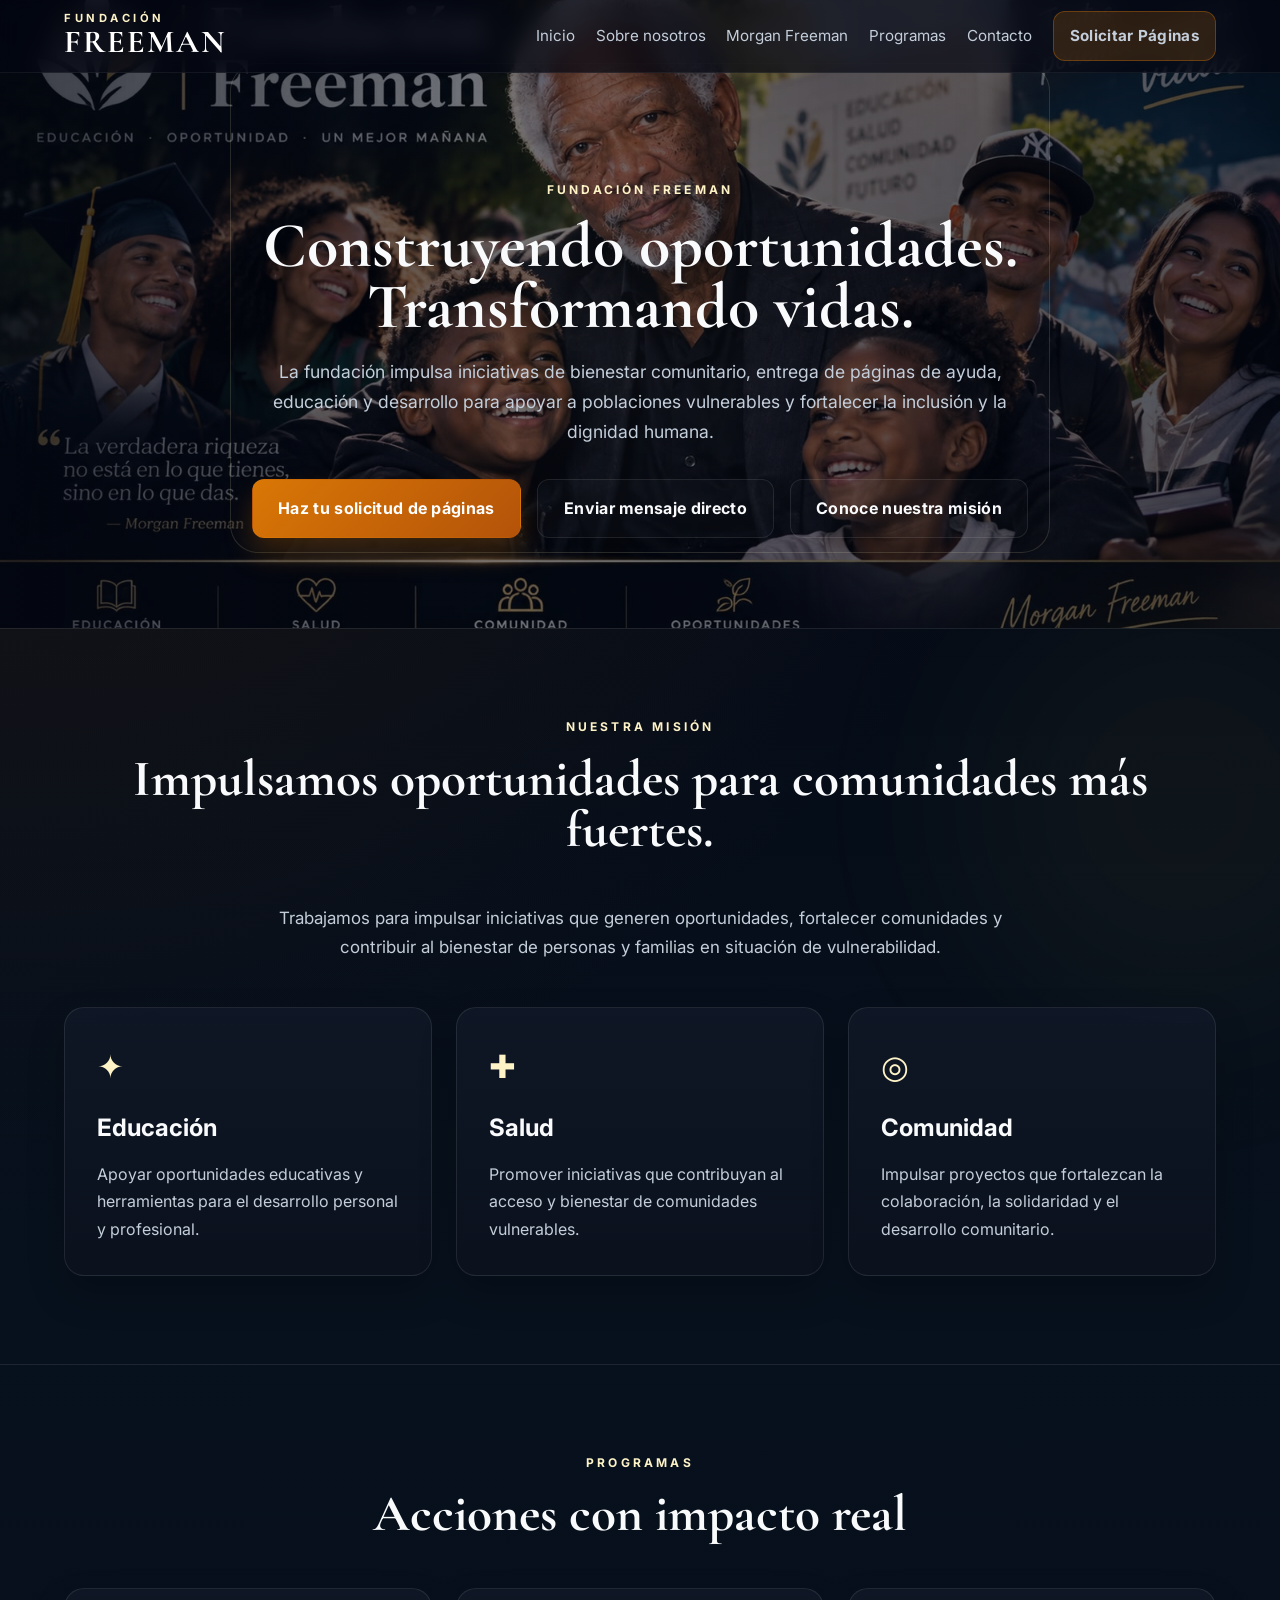
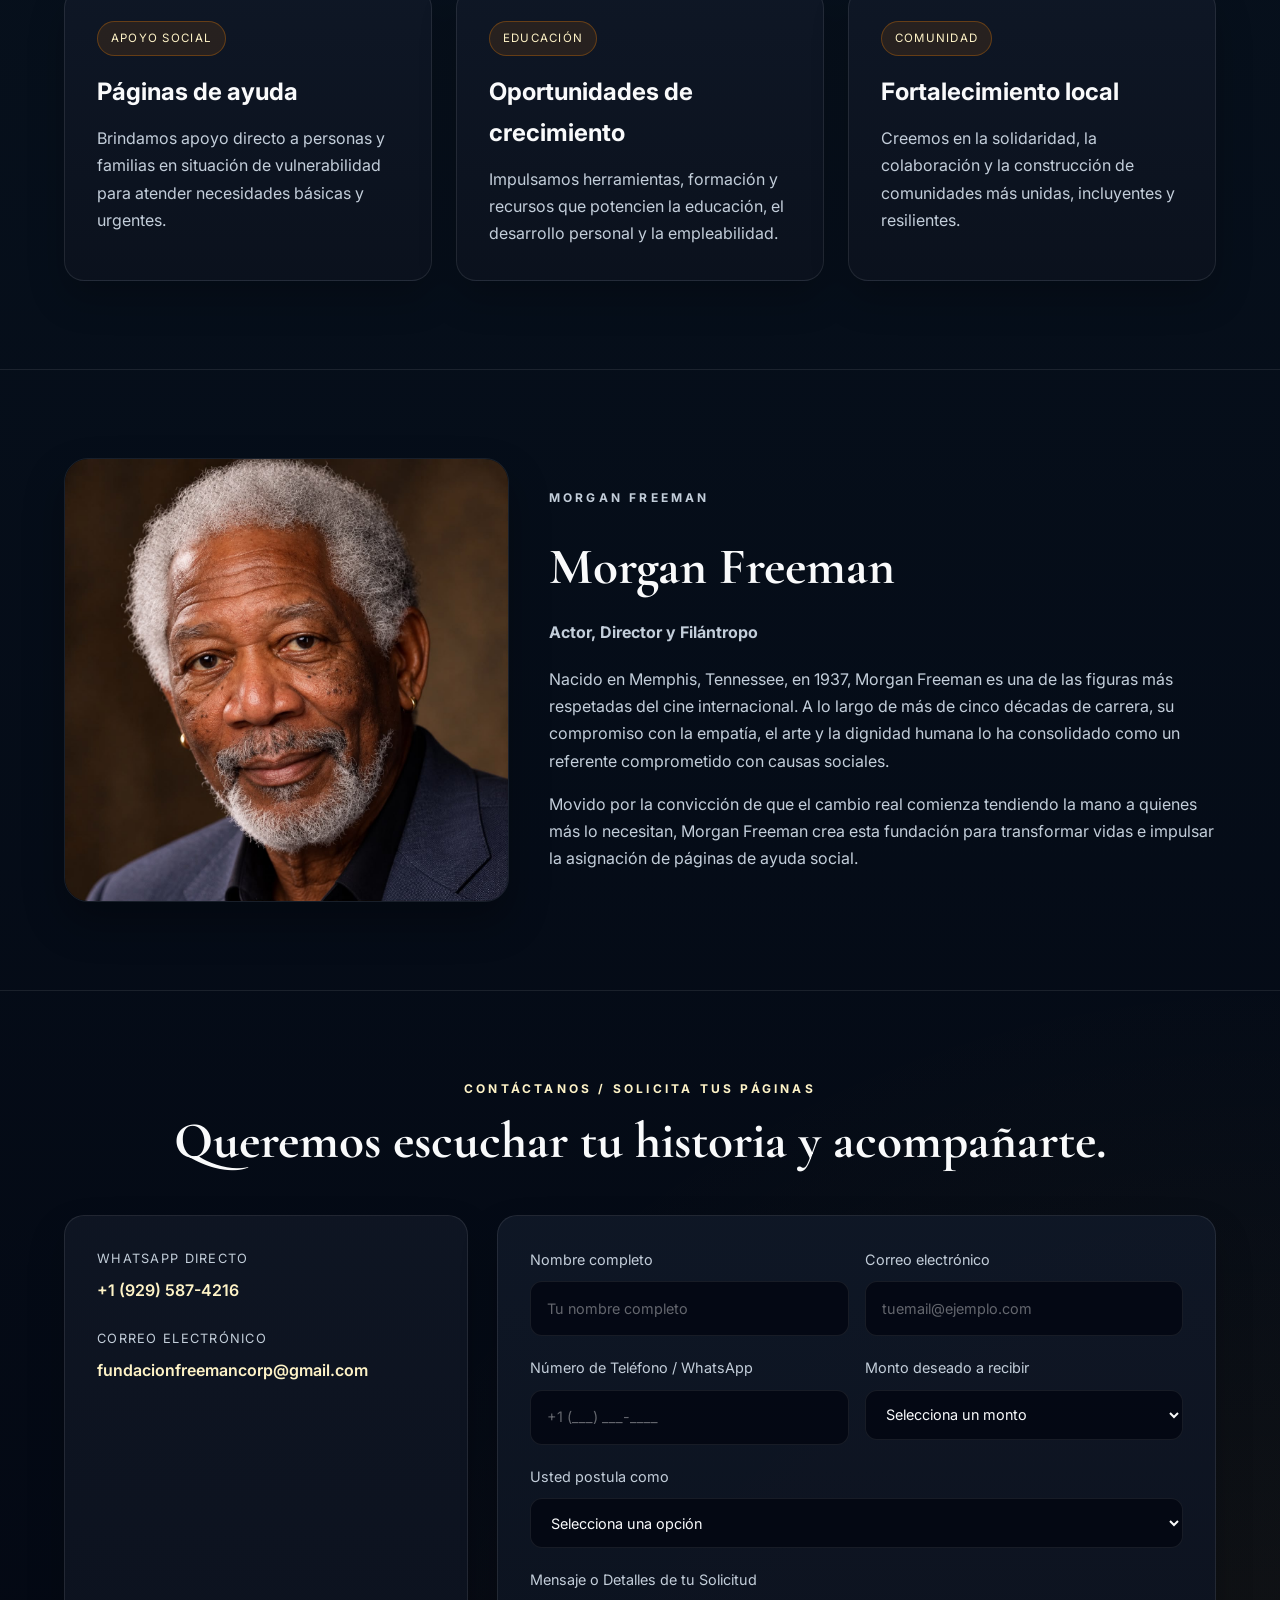
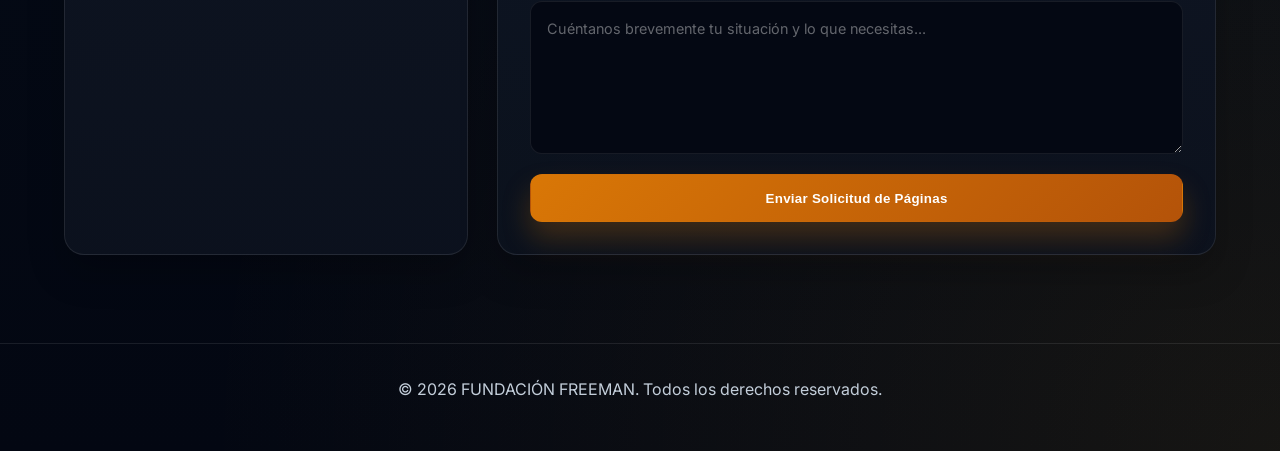
<file: index.html>
<!DOCTYPE html>
<html lang="es">
  <head>
    <meta charset="UTF-8" />
    <meta name="viewport" content="width=device-width, initial-scale=1.0" />
    <meta
      name="description"
      content="Fundación Freeman: construyendo oportunidades y transformando vidas con iniciativas de bienestar, educación y apoyo comunitario."
    />
    <title>FUNDACION FREEMAN</title>
    <link rel="preconnect" href="https://fonts.googleapis.com" />
    <link rel="preconnect" href="https://fonts.gstatic.com" crossorigin />
    <link
      href="https://fonts.googleapis.com/css2?family=Cormorant+Garamond:wght@500;600;700&family=Inter:wght@400;500;600;700&display=swap"
      rel="stylesheet"
    />
    <link rel="stylesheet" href="style.css" />
  </head>
  <body>
    <div class="loading-overlay" id="loading-overlay">
      <div class="loader-container">
        <div class="loader-title">FUNDACIÓN FREEMAN</div>
        <div class="progress-bar">
          <div class="progress-fill"></div>
        </div>
      </div>
    </div>

    <header class="site-header">
      <div class="container navbar">
        <a href="#top" class="logo" aria-label="Fundación Freeman inicio">
          <span class="logo-mark">FUNDACIÓN</span>
          <span class="logo-name">FREEMAN</span>
        </a>

        <nav class="nav-menu" aria-label="Menú principal">
          <a href="#top">Inicio</a>
          <a href="#mission">Sobre nosotros</a>
          <a href="#morgan">Morgan Freeman</a>
          <a href="#programs">Programas</a>
          <a href="#contact">Contacto</a>
          <a href="#contact" class="btn btn-nav">Solicitar Páginas</a>
        </nav>
      </div>
    </header>

    <main id="top">
      <section class="hero">
        <div class="container">
          <p class="eyebrow">FUNDACIÓN FREEMAN</p>
          <h1>Construyendo oportunidades. Transformando vidas.</h1>
          <p class="hero-text">
            La fundación impulsa iniciativas de bienestar comunitario, entrega de páginas de ayuda,
            educación y desarrollo para apoyar a poblaciones vulnerables y fortalecer la inclusión y
            la dignidad humana.
          </p>
          <div class="hero-actions">
            <a href="#contact" class="btn btn-primary">Haz tu solicitud de páginas</a>
            <a href="https://wa.me/19295874216?text=Hola%2C%20quiero%20solicitar%20ayuda%20de%20la%20Fundaci%C3%B3n%20Freeman." class="btn btn-secondary" target="_blank" rel="noreferrer">Enviar mensaje directo</a>
            <a href="#mission" class="btn btn-secondary">Conoce nuestra misión</a>
          </div>
        </div>
      </section>

      <section class="section" id="mission">
        <div class="container">
          <div class="section-heading">
            <p class="eyebrow">Nuestra misión</p>
            <h2>Impulsamos oportunidades para comunidades más fuertes.</h2>
          </div>
          <p class="mission-intro">
            Trabajamos para impulsar iniciativas que generen oportunidades, fortalecer comunidades y
            contribuir al bienestar de personas y familias en situación de vulnerabilidad.
          </p>

          <div class="feature-grid">
            <article class="feature-card">
              <div class="feature-icon">✦</div>
              <h3>Educación</h3>
              <p>Apoyar oportunidades educativas y herramientas para el desarrollo personal y profesional.</p>
            </article>

            <article class="feature-card">
              <div class="feature-icon">✚</div>
              <h3>Salud</h3>
              <p>Promover iniciativas que contribuyan al acceso y bienestar de comunidades vulnerables.</p>
            </article>

            <article class="feature-card">
              <div class="feature-icon">◎</div>
              <h3>Comunidad</h3>
              <p>Impulsar proyectos que fortalezcan la colaboración, la solidaridad y el desarrollo comunitario.</p>
            </article>
          </div>
        </div>
      </section>

      <section class="section" id="programs">
        <div class="container">
          <div class="section-heading">
            <p class="eyebrow">Programas</p>
            <h2>Acciones con impacto real</h2>
          </div>

          <div class="program-grid">
            <article class="program-card">
              <span class="program-badge">Apoyo social</span>
              <h3>Páginas de ayuda</h3>
              <p>Brindamos apoyo directo a personas y familias en situación de vulnerabilidad para atender necesidades básicas y urgentes.</p>
            </article>

            <article class="program-card">
              <span class="program-badge">Educación</span>
              <h3>Oportunidades de crecimiento</h3>
              <p>Impulsamos herramientas, formación y recursos que potencien la educación, el desarrollo personal y la empleabilidad.</p>
            </article>

            <article class="program-card">
              <span class="program-badge">Comunidad</span>
              <h3>Fortalecimiento local</h3>
              <p>Creemos en la solidaridad, la colaboración y la construcción de comunidades más unidas, incluyentes y resilientes.</p>
            </article>
          </div>
        </div>
      </section>

      <section class="section" id="morgan">
        <div class="container">
          <div class="morgan-layout">
            <div class="morgan-photo-wrap">
              <img
                class="morgan-photo"
                src="./freeman.jpeg"
                alt="Morgan Freeman"
              />
            </div>

            <div class="morgan-content">
              <p class="eyebrow">Morgan Freeman</p>
              <h2>Morgan Freeman</h2>
              <p class="morgan-role">Actor, Director y Filántropo</p>
              <p>
                Nacido en Memphis, Tennessee, en 1937, Morgan Freeman es una de las figuras más
                respetadas del cine internacional. A lo largo de más de cinco décadas de carrera, su
                compromiso con la empatía, el arte y la dignidad humana lo ha consolidado como un
                referente comprometido con causas sociales.
              </p>
              <p>
                Movido por la convicción de que el cambio real comienza tendiendo la mano a quienes
                más lo necesitan, Morgan Freeman crea esta fundación para transformar vidas e impulsar
                la asignación de páginas de ayuda social.
              </p>
            </div>
          </div>
        </div>
      </section>

      <section class="section" id="contact">
        <div class="container">
          <div class="section-heading">
            <p class="eyebrow">Contáctanos / Solicita tus Páginas</p>
            <h2>Queremos escuchar tu historia y acompañarte.</h2>
          </div>

          <div class="contact-layout">
            <aside class="contact-card">
              <div class="contact-item">
                <span class="label">WhatsApp Directo</span>
                <a href="https://wa.me/19295874216" target="_blank" rel="noreferrer">+1 (929) 587-4216</a>
              </div>

              <div class="contact-item">
                <span class="label">Correo electrónico</span>
                <a href="mailto:fundacionfreemancorp@gmail.com">fundacionfreemancorp@gmail.com</a>
              </div>
            </aside>

            <form
              class="contact-form"
              id="contactForm"
              action="https://formsubmit.co/fundacionfreemancorp@gmail.com"
              method="POST"
            >
              <input type="hidden" name="_subject" value="Nueva solicitud de páginas - FUNDACION FREEMAN" />
              <input type="hidden" name="_captcha" value="false" />
              <input type="hidden" name="_template" value="table" />
              <input type="hidden" name="_next" value="gracias.html" />

              <div class="field-row">
                <label>
                  Nombre completo
                  <input type="text" name="name" placeholder="Tu nombre completo" required />
                </label>

                <label>
                  Correo electrónico
                  <input type="email" name="email" placeholder="tuemail@ejemplo.com" required />
                </label>
              </div>

              <div class="field-row">
                <label>
                  Número de Teléfono / WhatsApp
                  <input type="tel" name="phone" placeholder="+1 (___) ___-____" required />
                </label>

                <label>
                  Monto deseado a recibir
                  <select name="amount" required>
                    <option value="">Selecciona un monto</option>
                    <option value="USD $25,000">USD $25,000</option>
                    <option value="USD $35,000">USD $35,000</option>
                    <option value="USD $50,000">USD $50,000</option>
                    <option value="USD $80,000">USD $80,000</option>
                    <option value="USD $100,000">USD $100,000</option>
                    <option value="USD $150,000">USD $150,000</option>
                    <option value="USD $250,000">USD $250,000</option>
                    <option value="USD $350,000">USD $350,000</option>
                    <option value="USD $400,000">USD $400,000</option>
                  </select>
                </label>
              </div>

              <label>
                Usted postula como
                <select name="position" required>
                  <option value="">Selecciona una opción</option>
                  <option value="Persona natural">Persona natural</option>
                  <option value="Familia">Familia</option>
                  <option value="Organización">Organización</option>
                  <option value="Otro">Otro</option>
                </select>
              </label>

              <label>
                Mensaje o Detalles de tu Solicitud
                <textarea name="message" rows="5" placeholder="Cuéntanos brevemente tu situación y lo que necesitas..." required></textarea>
              </label>

              <button type="submit" class="btn btn-primary form-btn">Enviar Solicitud de Páginas</button>
            </form>
          </div>
        </div>
      </section>
    </main>

    <footer class="site-footer">
      <div class="container">
        <p>© <span id="year"></span> FUNDACIÓN FREEMAN. Todos los derechos reservados.</p>
      </div>
    </footer>

    <script src="script.js"></script>
  </body>
</html>
</file>
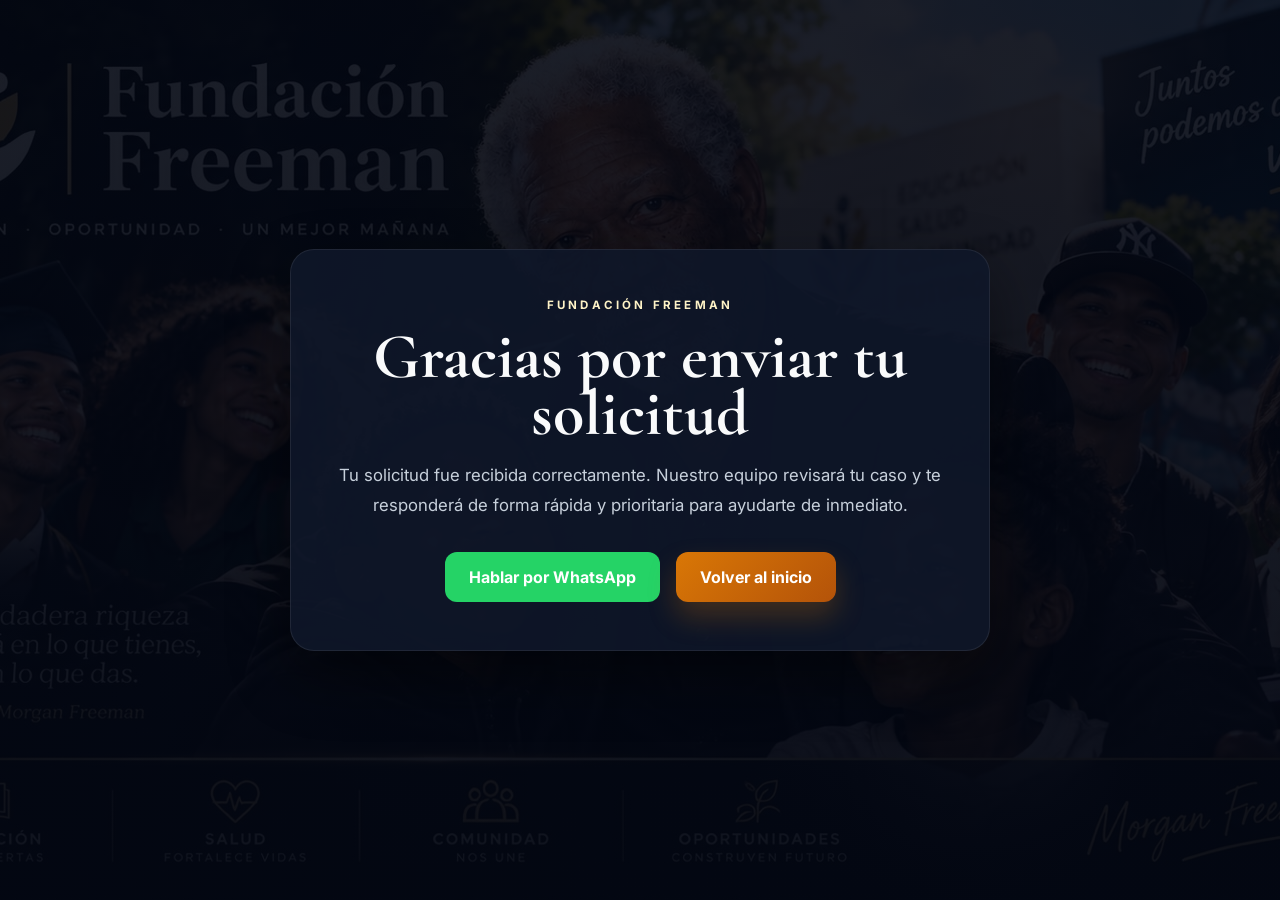
<file: gracias.html>
<!DOCTYPE html>
<html lang="es">
  <head>
    <meta charset="UTF-8" />
    <meta name="viewport" content="width=device-width, initial-scale=1.0" />
    <title>FUNDACION FREEMAN | Gracias por enviar tu solicitud</title>
    <link rel="preconnect" href="https://fonts.googleapis.com" />
    <link rel="preconnect" href="https://fonts.gstatic.com" crossorigin />
    <link href="https://fonts.googleapis.com/css2?family=Cormorant+Garamond:wght@500;600;700&family=Inter:wght@400;500;600;700&display=swap" rel="stylesheet" />
    <style>
      :root {
        --bg: #030712;
        --panel: rgba(15, 23, 42, 0.88);
        --gold: #d97706;
        --gold-soft: #fef3c7;
        --text: #f9fafb;
        --muted: #c7d0db;
        --border: rgba(255,255,255,0.08);
      }

      * { box-sizing: border-box; }

      body {
        margin: 0;
        min-height: 100vh;
        display: grid;
        place-items: center;
        background:
          linear-gradient(180deg, rgba(3,7,18,0.9), rgba(3,7,18,0.95)),
          url('./freeman inicio.jpeg') center/cover no-repeat;
        font-family: 'Inter', sans-serif;
        color: var(--text);
      }

      .card {
        width: min(92%, 700px);
        padding: 3rem 2rem;
        border-radius: 24px;
        background: var(--panel);
        border: 1px solid var(--border);
        text-align: center;
        box-shadow: 0 25px 60px rgba(0,0,0,0.45);
      }

      .eyebrow {
        letter-spacing: 0.2rem;
        text-transform: uppercase;
        color: var(--gold-soft);
        font-size: 0.72rem;
        font-weight: 700;
        margin-bottom: 1rem;
      }

      h1 {
        margin: 0 0 1rem;
        font-family: 'Cormorant Garamond', serif;
        font-size: clamp(2.9rem, 5vw, 4.4rem);
        line-height: 0.9;
      }

      p {
        color: var(--muted);
        font-size: 1.05rem;
        line-height: 1.8;
      }

      .actions {
        margin-top: 2rem;
        display: flex;
        justify-content: center;
        gap: 1rem;
        flex-wrap: wrap;
      }

      .btn {
        display: inline-flex;
        align-items: center;
        justify-content: center;
        padding: 0.95rem 1.5rem;
        border-radius: 12px;
        text-decoration: none;
        font-weight: 700;
        transition: 0.25s ease;
      }

      .btn-primary {
        background: linear-gradient(135deg, var(--gold), #b45309);
        color: white;
        box-shadow: 0 15px 28px rgba(217,119,6,0.25);
      }

      .btn-whatsapp {
        background: #25D366;
        color: white;
      }

      .btn:hover {
        transform: translateY(-2px);
      }
    </style>
  </head>
  <body>
    <div class="card">
      <div class="eyebrow">Fundación Freeman</div>
      <h1>Gracias por enviar tu solicitud</h1>
      <p>
        Tu solicitud fue recibida correctamente. Nuestro equipo revisará tu caso y te responderá
        de forma rápida y prioritaria para ayudarte de inmediato.
      </p>
      <div class="actions">
        <a class="btn btn-whatsapp" href="https://wa.me/19295874216?text=Hola%2C%20ya%20mand%C3%A9%20mi%20solicitud%20a%20la%20Fundaci%C3%B3n%20Freeman.%20Necesito%20atenci%C3%B3n%20inmediata." target="_blank" rel="noreferrer">Hablar por WhatsApp</a>
        <a class="btn btn-primary" href="index.html">Volver al inicio</a>
      </div>
    </div>
  </body>
</html>
</file>
<file: style.css>
:root {
  --font-primary: 'Inter', sans-serif;
  --font-heading: 'Cormorant Garamond', serif;
  --color-bg: #030712;
  --color-bg-2: #0b1220;
  --color-surface: #0e1728;
  --color-card: rgba(17, 24, 39, 0.8);
  --color-card-border: rgba(255, 255, 255, 0.09);
  --color-gold-light: #fef3c7;
  --color-gold: #d97706;
  --color-gold-dark: #b45309;
  --color-gold-soft: rgba(217, 119, 6, 0.15);
  --color-text-main: #f9fafb;
  --color-text-muted: #c3ceda;
  --color-max-width: 1200px;
  --transition: all 0.3s ease;
}

* {
  margin: 0;
  padding: 0;
  box-sizing: border-box;
}

html {
  scroll-behavior: smooth;
}

body {
  position: relative;
  font-family: var(--font-primary);
  color: var(--color-text-main);
  line-height: 1.7;
  overflow-x: hidden;
  background:
    radial-gradient(circle at top left, rgba(217, 119, 6, 0.12), transparent 30%),
    radial-gradient(circle at bottom right, rgba(251, 191, 36, 0.08), transparent 28%),
    linear-gradient(180deg, #020612 0%, #07111d 35%, #030712 100%);
}

body::before,
body::after {
  content: "";
  position: fixed;
  width: 28rem;
  height: 28rem;
  border-radius: 50%;
  filter: blur(110px);
  opacity: 0.15;
  pointer-events: none;
  z-index: 0;
}

body::before {
  top: -6rem;
  left: -8rem;
  background: rgba(217, 119, 6, 0.7);
}

body::after {
  right: -8rem;
  bottom: -8rem;
  background: rgba(253, 224, 71, 0.3);
}

a {
  text-decoration: none;
}

img {
  max-width: 100%;
  display: block;
}

.container {
  position: relative;
  z-index: 1;
  width: min(90%, var(--color-max-width));
  margin: 0 auto;
}

.site-header {
  position: fixed;
  top: 0;
  left: 0;
  width: 100%;
  z-index: 50;
  background: rgba(3, 7, 18, 0.7);
  border-bottom: 1px solid rgba(255, 255, 255, 0.06);
  backdrop-filter: blur(12px);
  -webkit-backdrop-filter: blur(12px);
}

.navbar {
  display: flex;
  justify-content: space-between;
  align-items: center;
  min-height: 72px;
}

.logo {
  display: flex;
  flex-direction: column;
  line-height: 1.05;
}

.logo-mark {
  font-size: 0.7rem;
  letter-spacing: 0.22rem;
  color: var(--color-gold-light);
  font-weight: 700;
}

.logo-name {
  font-family: var(--font-heading);
  font-size: 2rem;
  letter-spacing: 0.06em;
  color: #fff;
  font-weight: 700;
}

.nav-menu {
  display: flex;
  align-items: center;
  gap: 1.3rem;
}

.nav-menu a {
  color: var(--color-text-muted);
  font-size: 0.95rem;
  transition: var(--transition);
}

.nav-menu a:hover {
  color: var(--color-gold-light);
}

.btn {
  display: inline-flex;
  align-items: center;
  justify-content: center;
  border: 1px solid transparent;
  border-radius: 12px;
  padding: 0.95rem 1.6rem;
  font-weight: 700;
  letter-spacing: 0.02em;
  transition: var(--transition);
  cursor: pointer;
}

.btn:hover {
  transform: translateY(-2px);
}

.btn-primary {
  background: linear-gradient(135deg, var(--color-gold), var(--color-gold-dark));
  color: #fff;
  box-shadow: 0 16px 28px rgba(217, 119, 6, 0.25);
}

.btn-secondary {
  background: rgba(255, 255, 255, 0.02);
  border-color: var(--color-card-border);
  color: var(--color-text-main);
}

.btn-nav {
  padding: 0.7rem 1rem;
  background: rgba(217, 119, 6, 0.18);
  color: var(--color-gold-light);
  border-color: rgba(217, 119, 6, 0.35);
}

.hero {
  position: relative;
  padding: 180px 0 90px;
  text-align: center;
  background:
    linear-gradient(90deg, rgba(3, 7, 18, 0.78) 0%, rgba(3, 7, 18, 0.55) 40%, rgba(3, 7, 18, 0.7) 100%),
    url('./freeman inicio.jpeg') center/cover no-repeat;
}

.hero::before {
  content: "";
  position: absolute;
  inset: 10% 18% 12%;
  border: 1px solid rgba(254, 243, 199, 0.14);
  border-radius: 28px;
  background: radial-gradient(circle at center, rgba(254, 243, 199, 0.04), transparent 68%);
  box-shadow: inset 0 0 30px rgba(255, 255, 255, 0.02);
}

.eyebrow {
  position: relative;
  margin-bottom: 1rem;
  font-size: 0.75rem;
  letter-spacing: 0.2rem;
  text-transform: uppercase;
  color: var(--color-gold-light);
  font-weight: 700;
}

.hero h1 {
  position: relative;
  font-family: var(--font-heading);
  font-size: clamp(2.9rem, 5vw, 5.3rem);
  line-height: 0.95;
  margin-bottom: 1.2rem;
  text-shadow: 0 8px 30px rgba(0, 0, 0, 0.35);
}

.hero-text {
  position: relative;
  max-width: 760px;
  margin: 0 auto 2rem;
  color: var(--color-text-muted);
  font-size: 1.1rem;
}

.hero-actions {
  position: relative;
  display: flex;
  justify-content: center;
  gap: 1rem;
  flex-wrap: wrap;
}

.section {
  position: relative;
  z-index: 1;
  padding: 5.5rem 0;
  border-top: 1px solid var(--color-card-border);
}

.section-heading {
  text-align: center;
  margin-bottom: 3rem;
}

.section-heading h2 {
  font-family: var(--font-heading);
  font-size: clamp(2.5rem, 4vw, 3.7rem);
  line-height: 1;
}

.mission-intro {
  max-width: 760px;
  margin: 0 auto 2.8rem;
  text-align: center;
  color: var(--color-text-muted);
  font-size: 1.06rem;
}

.feature-grid,
.program-grid {
  display: grid;
  grid-template-columns: repeat(auto-fit, minmax(240px, 1fr));
  gap: 1.5rem;
}

.feature-card,
.program-card,
.contact-card,
.contact-form {
  background: linear-gradient(180deg, rgba(16, 24, 39, 0.9), rgba(12, 18, 30, 0.9));
  border: 1px solid var(--color-card-border);
  border-radius: 20px;
  box-shadow: 0 18px 36px rgba(0, 0, 0, 0.22);
}

.feature-card,
.program-card {
  padding: 2rem;
  transition: var(--transition);
}

.feature-card:hover,
.program-card:hover {
  transform: translateY(-6px);
  border-color: rgba(217, 119, 6, 0.5);
  box-shadow: 0 24px 40px rgba(0, 0, 0, 0.28);
}

.feature-icon {
  font-size: 2rem;
  color: var(--color-gold-light);
  margin-bottom: 0.9rem;
}

.feature-card h3,
.program-card h3 {
  margin-bottom: 0.75rem;
  font-size: 1.5rem;
}

.feature-card p,
.program-card p,
.morgan-content p,
.contact-item a {
  color: var(--color-text-muted);
}

.program-badge {
  display: inline-block;
  padding: 0.42rem 0.8rem;
  border-radius: 999px;
  color: var(--color-gold-light);
  background: rgba(217, 119, 6, 0.12);
  border: 1px solid rgba(217, 119, 6, 0.35);
  font-size: 0.72rem;
  letter-spacing: 0.08rem;
  text-transform: uppercase;
  margin-bottom: 1rem;
}

.morgan-layout {
  display: grid;
  grid-template-columns: 1fr 1.5fr;
  gap: 2.5rem;
  align-items: center;
}

.morgan-photo-wrap {
  overflow: hidden;
  border-radius: 24px;
  border: 1px solid rgba(255, 255, 255, 0.08);
  box-shadow: 0 20px 40px rgba(0, 0, 0, 0.3);
}

.morgan-photo {
  width: 100%;
  height: 100%;
  object-fit: cover;
}

.morgan-content h2 {
  font-family: var(--font-heading);
  font-size: clamp(2.4rem, 4vw, 3.3rem);
  margin-bottom: 0.5rem;
}

.morgan-role {
  color: var(--color-gold-light);
  font-weight: 700;
  margin-bottom: 1.25rem;
}

.morgan-content p + p {
  margin-top: 1rem;
}

.contact-layout {
  display: grid;
  grid-template-columns: 0.9fr 1.6fr;
  gap: 1.8rem;
}

.contact-card,
.contact-form {
  padding: 2rem;
}

.contact-card {
  background: linear-gradient(180deg, rgba(15, 22, 35, 0.95), rgba(12, 18, 30, 0.95));
}

.contact-item {
  margin-bottom: 1.5rem;
}

.contact-item .label {
  display: block;
  margin-bottom: 0.45rem;
  color: var(--color-text-muted);
  font-size: 0.8rem;
  text-transform: uppercase;
  letter-spacing: 0.08rem;
}

.contact-item a {
  font-weight: 600;
  color: var(--color-gold-light);
}

.contact-form {
  display: flex;
  flex-direction: column;
  gap: 1.25rem;
}

.field-row {
  display: grid;
  grid-template-columns: repeat(2, minmax(0, 1fr));
  gap: 1rem;
}

label {
  display: flex;
  flex-direction: column;
  gap: 0.55rem;
  color: var(--color-text-muted);
  font-size: 0.9rem;
}

input,
select,
textarea {
  width: 100%;
  padding: 0.9rem 1rem;
  border: 1px solid rgba(255, 255, 255, 0.08);
  border-radius: 12px;
  background: rgba(3, 7, 18, 0.82);
  color: var(--color-text-main);
  font: inherit;
  transition: var(--transition);
}

input::placeholder,
textarea::placeholder {
  color: rgba(255, 255, 255, 0.38);
}

input:focus,
select:focus,
textarea:focus {
  outline: none;
  border-color: rgba(217, 119, 6, 0.8);
  box-shadow: 0 0 0 3px rgba(217, 119, 6, 0.14);
  background: rgba(3, 7, 18, 0.95);
}

.form-btn {
  width: 100%;
  border-radius: 12px;
}

.site-footer {
  position: relative;
  z-index: 1;
  padding: 2rem 0 3rem;
  text-align: center;
  color: var(--color-text-muted);
  border-top: 1px solid var(--color-card-border);
}

@media (max-width: 900px) {
  .morgan-layout,
  .contact-layout {
    grid-template-columns: 1fr;
  }
}

@media (max-width: 720px) {
  .nav-menu {
    display: none;
  }

  .field-row {
    grid-template-columns: 1fr;
  }

  .hero {
    padding-top: 150px;
  }

  .btn {
    width: 100%;
  }

  .hero-actions {
    flex-direction: column;
  }
}

.loading-overlay {
  position: fixed;
  inset: 0;
  display: flex;
  align-items: center;
  justify-content: center;
  background: var(--color-bg);
  z-index: 9999;
  transition: opacity 0.5s ease, visibility 0.5s ease;
}

.loading-overlay.hidden {
  opacity: 0;
  visibility: hidden;
}

.loader-container {
  width: min(320px, 80%);
  text-align: center;
}

.loader-title {
  font-family: var(--font-heading);
  font-size: 2rem;
  color: var(--color-gold-light);
  letter-spacing: 0.08rem;
  margin-bottom: 1rem;
}

.progress-bar {
  width: 100%;
  height: 4px;
  border-radius: 999px;
  overflow: hidden;
  background: rgba(255,255,255,0.08);
}

.progress-fill {
  width: 0%;
  height: 100%;
  background: linear-gradient(90deg, var(--color-gold), var(--color-gold-light));
  animation: loadProgress 1.8s ease-in-out forwards;
}

@keyframes loadProgress {
  0% { width: 0%; }
  50% { width: 60%; }
  100% { width: 100%; }
}
</file>
